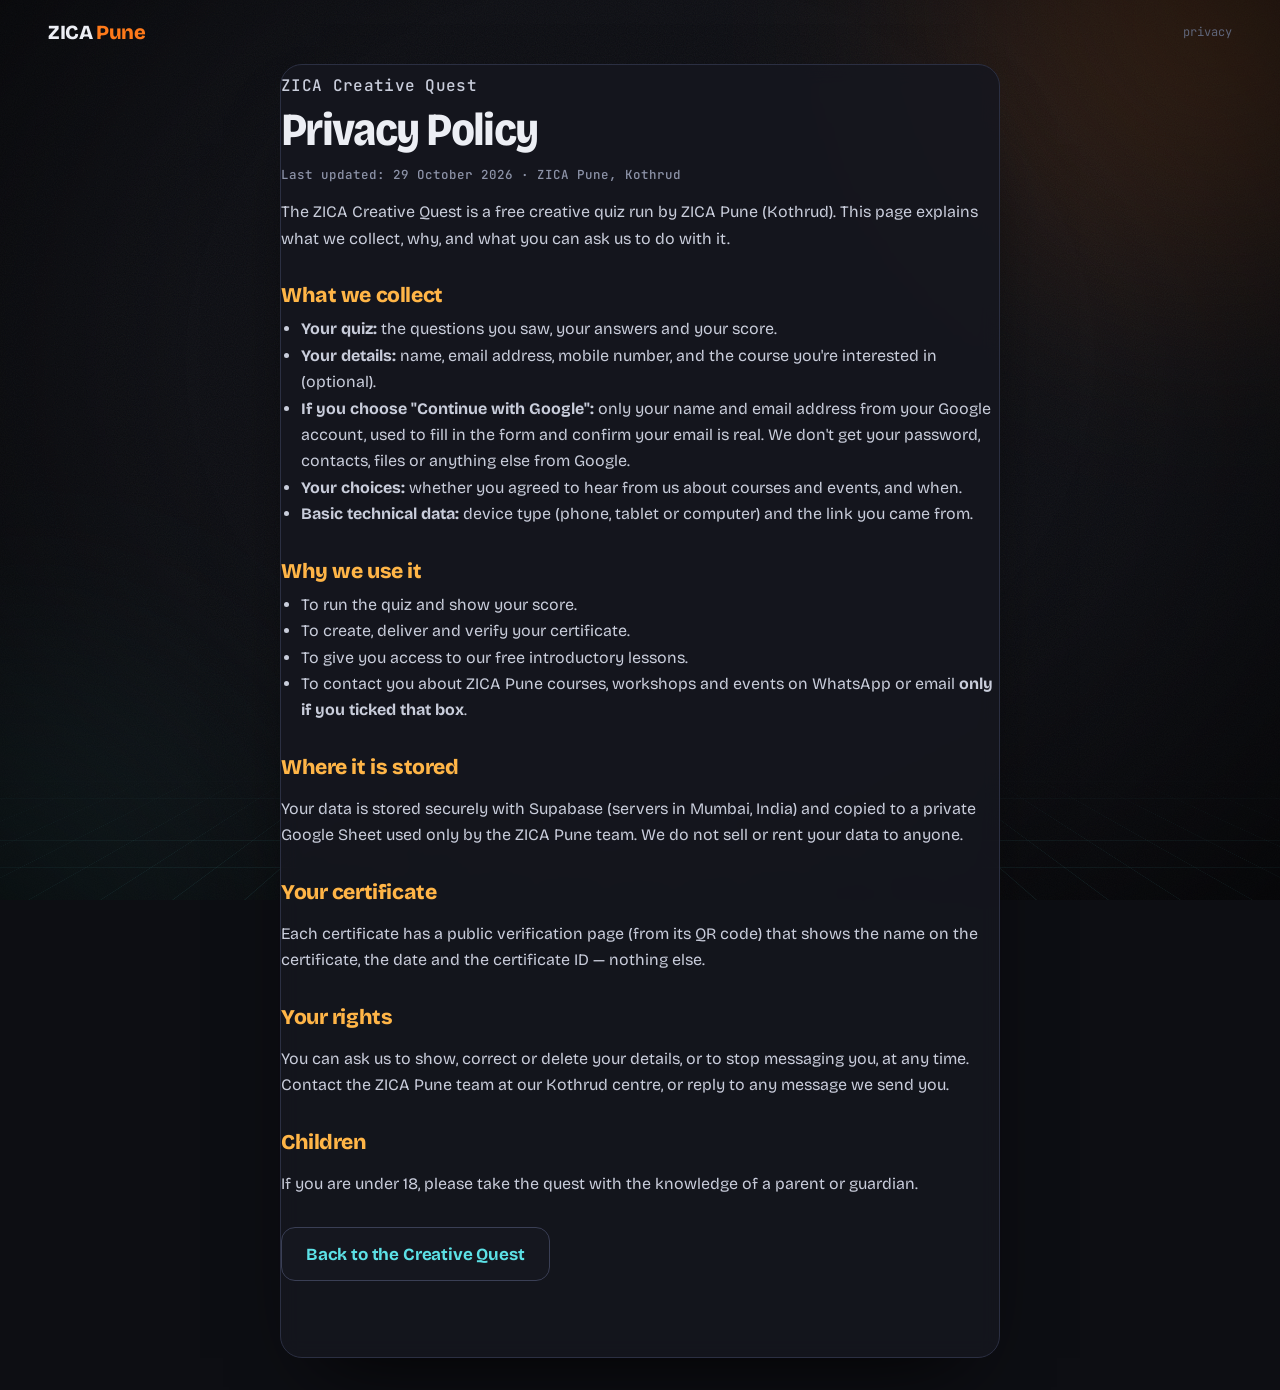
<file: privacy.html>
<!DOCTYPE html>
<html lang="en">
<head>
  <meta charset="utf-8">
  <meta name="viewport" content="width=device-width, initial-scale=1, viewport-fit=cover">
  <meta name="theme-color" content="#0d0e13">
  <title>Privacy Policy · ZICA Creative Quest</title>
  <meta name="description" content="How the ZICA Creative Quest uses your details.">
  <link rel="icon" href="assets/img/favicon.svg" type="image/svg+xml">
  <link rel="stylesheet" href="assets/css/fonts.css">
  <link rel="stylesheet" href="assets/css/app.css">
  <style>
    .legal { max-width: 720px; margin: 0 auto; padding: 8px 0 60px; }
    .legal h1 { margin: 10px 0 6px; }
    .legal h2 { margin: 30px 0 8px; font: 800 21px/1.25 var(--display); letter-spacing: -.02em; color: var(--key); }
    .legal p, .legal li { color: #c9cddb; font-size: 16px; line-height: 1.65; }
    .legal ul { padding-left: 20px; margin: 8px 0; }
    .legal a { color: var(--act); }
    .legal .stamp { font: 500 12.5px/1.4 var(--mono); color: var(--mute); }
  </style>
</head>
<body data-screen="legal">
  <div class="bg" aria-hidden="true">
    <div class="bg__glow bg__glow--amber"></div><div class="bg__glow bg__glow--cyan"></div>
    <div class="bg__floor"></div><div class="bg__grain"></div><div class="bg__vignette"></div>
  </div>
  <header class="topbar">
    <a class="brand" href="./"><span class="brand__word">ZICA <span>Pune</span></span></a>
    <div class="topbar__right"><span class="hud">privacy</span></div>
  </header>
  <main class="app">
    <article class="legal panel" id="privacy">
      <p class="kicker mono">ZICA Creative Quest</p>
      <h1 class="h2">Privacy Policy</h1>
      <p class="stamp">Last updated: 29 October 2026 · ZICA Pune, Kothrud</p>

      <p>The ZICA Creative Quest is a free creative quiz run by ZICA Pune (Kothrud). This page explains what we collect, why, and what you can ask us to do with it.</p>

      <h2>What we collect</h2>
      <ul>
        <li><strong>Your quiz:</strong> the questions you saw, your answers and your score.</li>
        <li><strong>Your details:</strong> name, email address, mobile number, and the course you're interested in (optional).</li>
        <li><strong>If you choose "Continue with Google":</strong> only your name and email address from your Google account, used to fill in the form and confirm your email is real. We don't get your password, contacts, files or anything else from Google.</li>
        <li><strong>Your choices:</strong> whether you agreed to hear from us about courses and events, and when.</li>
        <li><strong>Basic technical data:</strong> device type (phone, tablet or computer) and the link you came from.</li>
      </ul>

      <h2>Why we use it</h2>
      <ul>
        <li>To run the quiz and show your score.</li>
        <li>To create, deliver and verify your certificate.</li>
        <li>To give you access to our free introductory lessons.</li>
        <li>To contact you about ZICA Pune courses, workshops and events on WhatsApp or email <strong>only if you ticked that box</strong>.</li>
      </ul>

      <h2>Where it is stored</h2>
      <p>Your data is stored securely with Supabase (servers in Mumbai, India) and copied to a private Google Sheet used only by the ZICA Pune team. We do not sell or rent your data to anyone.</p>

      <h2>Your certificate</h2>
      <p>Each certificate has a public verification page (from its QR code) that shows the name on the certificate, the date and the certificate ID — nothing else.</p>

      <h2>Your rights</h2>
      <p>You can ask us to show, correct or delete your details, or to stop messaging you, at any time. Contact the ZICA Pune team at our Kothrud centre, or reply to any message we send you.</p>

      <h2>Children</h2>
      <p>If you are under 18, please take the quest with the knowledge of a parent or guardian.</p>

      <p style="margin-top:30px"><a class="btn btn--ghost" href="./">Back to the Creative Quest</a></p>
    </article>
  </main>
</body>
</html>
</file>
<file: assets/css/fonts.css>
/* Self-hosted (same fonts as the ZICA Pune visit deck) — no Google Fonts call, works on slow shared Wi-Fi.
   Bricolage Grotesque + JetBrains Mono: SIL Open Font License (see assets/fonts/). Montserrat is used by the certificate. */
@font-face { font-family: 'Bricolage Grotesque'; font-style: normal; font-display: swap; font-weight: 200 800; font-stretch: 75% 100%;
  src: url(../fonts/bricolage-grotesque-latin-ext-wdth-normal.woff2) format('woff2-variations'), url(../fonts/bricolage-grotesque-latin-ext-wdth-normal.woff2) format('woff2'); unicode-range: U+0100-02BA,U+02BD-02C5,U+02C7-02CC,U+02CE-02D7,U+02DD-02FF,U+0304,U+0308,U+0329,U+1D00-1DBF,U+1E00-1E9F,U+1EF2-1EFF,U+2020,U+20A0-20AB,U+20AD-20C0,U+2113,U+2C60-2C7F,U+A720-A7FF; }
@font-face { font-family: 'Bricolage Grotesque'; font-style: normal; font-display: swap; font-weight: 200 800; font-stretch: 75% 100%;
  src: url(../fonts/bricolage-grotesque-latin-wdth-normal.woff2) format('woff2-variations'), url(../fonts/bricolage-grotesque-latin-wdth-normal.woff2) format('woff2'); unicode-range: U+0000-00FF,U+0131,U+0152-0153,U+02BB-02BC,U+02C6,U+02DA,U+02DC,U+0304,U+0308,U+0329,U+2000-206F,U+20AC,U+2122,U+2191,U+2193,U+2212,U+2215,U+FEFF,U+FFFD; }
@font-face { font-family: 'JetBrains Mono'; font-style: normal; font-display: swap; font-weight: 100 800;
  src: url(../fonts/jetbrains-mono-latin-wght-normal.woff2) format('woff2-variations'), url(../fonts/jetbrains-mono-latin-wght-normal.woff2) format('woff2'); }
@font-face { font-family: 'Montserrat'; font-weight: 400; font-display: swap; src: url(../fonts/Montserrat-Regular.ttf) format('truetype'); }
@font-face { font-family: 'Montserrat'; font-weight: 600; font-display: swap; src: url(../fonts/Montserrat-SemiBold.ttf) format('truetype'); }
@font-face { font-family: 'Montserrat'; font-weight: 700; font-display: swap; src: url(../fonts/Montserrat-Bold.ttf) format('truetype'); }
@font-face { font-family: 'Montserrat'; font-weight: 800; font-display: swap; src: url(../fonts/Montserrat-ExtraBold.ttf) format('truetype'); }
</file>
<file: assets/css/app.css>
/* =====================================================================
   ZICA CREATIVE QUEST — app.css
   "Viewport" theme, matched to the ZICA Pune industrial-visit deck:
   graphite viewport · keyframe amber · selection orange · active cyan,
   Bricolage Grotesque + JetBrains Mono, floor grid, grain, timeline.
   ===================================================================== */
:root {
  --ink: #0d0e13;        /* viewport */
  --ink-2: #15171f;      /* panels */
  --ink-3: #1d2030;      /* raised */
  --line: #2b2f42;
  --line-2: #3a3f55;
  --text: #eceef4;
  --mute: #8d93a8;
  --faint: #5f6579;
  --key: #ffb547;        /* keyframe amber */
  --sel: #ff7a1a;        /* selection orange */
  --act: #5ce1e6;        /* active cyan */
  --no: #ff5c6c;
  --ok: #5ce1e6;

  --display: 'Bricolage Grotesque', system-ui, -apple-system, 'Segoe UI', sans-serif;
  --mono: 'JetBrains Mono', ui-monospace, SFMono-Regular, Menlo, monospace;
  --ease: cubic-bezier(.2, .8, .2, 1);
  --r-sm: 10px; --r-md: 14px; --r-lg: 22px;
  --gutter: 16px;
}

*, *::before, *::after { box-sizing: border-box; }
html { -webkit-text-size-adjust: 100%; overflow-x: hidden; overflow-x: clip; }
html, body { margin: 0; min-height: 100%; }
body {
  background: var(--ink); color: var(--text);
  font: 400 16px/1.5 var(--display);
  -webkit-font-smoothing: antialiased; overflow-x: hidden;
  min-height: 100vh; min-height: 100dvh;
}
button, input, select { font: inherit; color: inherit; }
img { max-width: 100%; display: block; }
[hidden] { display: none !important; }
.sr-only { position: absolute; width: 1px; height: 1px; overflow: hidden; clip: rect(0 0 0 0); white-space: nowrap; }
:focus-visible { outline: 2px solid var(--act); outline-offset: 3px; border-radius: 8px; }
:focus:not(:focus-visible) { outline: none; }
[tabindex="-1"]:focus, [tabindex="-1"]:focus-visible { outline: none; }
.mono { font-family: var(--mono); }

/* ============================ BACKDROP ============================ */
.bg { position: fixed; inset: 0; z-index: 0; overflow: hidden; pointer-events: none; }
.bg__img { position: absolute; inset: 0; background-size: cover; background-position: center; opacity: 0; transition: opacity 1.2s var(--ease); }
.bg__img.is-on { opacity: .22; }
.bg__glow { position: absolute; border-radius: 50%; filter: blur(80px); }
.bg__glow--amber { width: 70vmax; height: 70vmax; right: -30vmax; top: -34vmax; background: radial-gradient(circle, rgba(255,122,26,.22), transparent 62%); animation: drift 38s ease-in-out infinite alternate; }
.bg__glow--cyan { width: 60vmax; height: 60vmax; left: -28vmax; bottom: -30vmax; background: radial-gradient(circle, rgba(92,225,230,.14), transparent 62%); animation: drift 46s ease-in-out infinite alternate-reverse; }
@keyframes drift { to { transform: translate3d(3vmax, 2vmax, 0) scale(1.06); } }
.bg__floor {
  position: absolute; left: -40%; right: -40%; bottom: 0; height: 52vh;
  background-image: linear-gradient(rgba(92,225,230,.17) 1.5px, transparent 1.5px), linear-gradient(90deg, rgba(92,225,230,.17) 1.5px, transparent 1.5px);
  background-size: 72px 72px; background-position: center bottom;
  transform: perspective(600px) rotateX(60deg); transform-origin: 50% 100%;
  -webkit-mask-image: linear-gradient(to top, #000 0%, transparent 90%); mask-image: linear-gradient(to top, #000 0%, transparent 90%);
}
.bg__grain {
  position: absolute; inset: 0; opacity: .06; mix-blend-mode: overlay;
  background-image: url("data:image/svg+xml,%3Csvg xmlns='http://www.w3.org/2000/svg' width='220' height='220'%3E%3Cfilter id='n'%3E%3CfeTurbulence type='fractalNoise' baseFrequency='.9' numOctaves='2' stitchTiles='stitch'/%3E%3C/filter%3E%3Crect width='100%25' height='100%25' filter='url(%23n)'/%3E%3C/svg%3E");
}
.bg__vignette { position: absolute; inset: 0; background: radial-gradient(ellipse at 50% 40%, transparent 50%, rgba(0,0,0,.6) 100%); }
body[data-screen="quiz"] .bg__floor { opacity: .45; }

/* ============================= TOP BAR ============================= */
.topbar { position: relative; z-index: 3; display: flex; align-items: center; justify-content: space-between; gap: 12px;
  padding: max(14px, env(safe-area-inset-top)) var(--gutter) 6px; max-width: 1240px; margin: 0 auto; }
.brand { display: flex; align-items: center; gap: 10px; min-height: 36px; text-decoration: none; color: var(--text); }
.brand__logo { height: 36px; width: auto; max-width: 170px; object-fit: contain; }
.brand__word { font-weight: 800; font-size: 20px; letter-spacing: -.02em; }
.brand__word span { color: var(--sel); }
.topbar__right { display: flex; align-items: center; gap: 10px; }
.hud { font-family: var(--mono); font-size: 12px; color: var(--faint); }
.demo-badge { display: inline-block; padding: 4px 10px; border-radius: 6px; font: 700 12px/1.3 var(--mono); color: var(--ink); background: var(--key); }

/* ============================== LAYOUT ============================== */
.app { position: relative; z-index: 2; max-width: 1240px; margin: 0 auto; padding: 8px var(--gutter) calc(32px + env(safe-area-inset-bottom)); }
.screen { display: none; }
.screen.is-active { display: block; animation: cut .45s var(--ease) both; }
@keyframes cut { from { opacity: 0; transform: translateY(12px); } to { opacity: 1; transform: none; } }
.narrow { max-width: 500px; margin: 0 auto; }
.center { text-align: center; }
.h2 { font: 750 clamp(30px, 8vw, 46px)/1 var(--display); letter-spacing: -.035em; font-variation-settings: 'wdth' 85; margin: 14px 0 10px; }
.lead { font-size: 19px; color: var(--text); margin: 0 0 10px; }
.muted { color: var(--mute); margin: 0 0 22px; font-size: 16.5px; }
.fine { font-size: 13px; color: var(--faint); margin: 14px auto 0; max-width: 44ch; }
.opt { color: var(--faint); font-weight: 400; }
.kicker { display: inline-flex; align-items: center; gap: 8px; margin: 0; font: 500 12.5px/1.3 var(--mono); color: var(--key); letter-spacing: .02em; }
.kicker .rec { width: 8px; height: 8px; border-radius: 50%; background: var(--no); box-shadow: 0 0 0 0 rgba(255,92,108,.6); animation: pulse 1.6s infinite; }
@keyframes pulse { 0%,100% { box-shadow: 0 0 0 0 rgba(255,92,108,.55); } 70% { box-shadow: 0 0 0 9px rgba(255,92,108,0); } }

/* ============================== BUTTONS ============================== */
.btn {
  position: relative; display: inline-flex; align-items: center; justify-content: center; gap: 10px;
  min-height: 54px; padding: 0 24px; border: 0; border-radius: var(--r-md); cursor: pointer;
  font: 700 17px/1 var(--display); letter-spacing: -.01em; text-decoration: none;
  transition: transform .15s var(--ease), box-shadow .25s var(--ease), background .2s, opacity .2s, filter .2s;
  -webkit-tap-highlight-color: transparent; user-select: none;
}
.btn:active { transform: scale(.98); }
.btn--block { width: 100%; }
.btn--xl { min-height: 60px; font-size: 18px; }
.btn--key { color: var(--ink); background: var(--key); box-shadow: 0 10px 30px -12px rgba(255,181,71,.8), inset 0 -3px 0 rgba(0,0,0,.18); }
.btn--key:hover { filter: brightness(1.06); box-shadow: 0 14px 36px -12px rgba(255,181,71,.95), inset 0 -3px 0 rgba(0,0,0,.18); }
.btn--cyan { color: var(--ink); background: var(--act); box-shadow: 0 10px 28px -12px rgba(92,225,230,.8), inset 0 -3px 0 rgba(0,0,0,.18); }
.btn--ghost { color: var(--text); background: var(--ink-2); border: 1px solid var(--line-2); }
.btn--ghost:hover { border-color: var(--mute); }
.btn--link { background: none; min-height: 44px; padding: 0 12px; color: var(--mute); font: 500 15px/1 var(--display); text-decoration: underline; text-underline-offset: 4px; }
.btn--link:hover { color: var(--text); }
.btn.is-dim { opacity: .5; }
.btn.is-busy { pointer-events: none; color: transparent !important; }
.btn.is-busy::after { content: ''; position: absolute; width: 22px; height: 22px; border-radius: 50%; border: 2.5px solid rgba(13,14,19,.25); border-top-color: var(--ink); animation: rot .8s linear infinite; }
.btn--ghost.is-busy::after, .btn--link.is-busy::after { border-color: rgba(255,255,255,.25); border-top-color: #fff; }
@keyframes rot { to { transform: rotate(360deg); } }

/* =========================== 1. WELCOME =========================== */
.welcome { position: relative; display: grid; gap: 0; min-height: calc(100dvh - 90px); align-content: center; }
.welcome__stage { position: relative; height: min(66vw, 420px); margin: -14px -16px -58px; }
.welcome__stage canvas { position: absolute; inset: 0; margin: auto; width: 100%; height: 100%; object-fit: contain; }
.render-label { position: absolute; right: 10px; bottom: 64px; font: 12px/1 var(--mono); color: var(--mute); }
.render-label b { color: var(--act); font-weight: 500; }
.welcome__copy { position: relative; z-index: 1; }
.welcome__title {
  margin: 10px 0 0; font: 800 clamp(66px, 21vw, 168px)/.84 var(--display);
  letter-spacing: -.05em; font-variation-settings: 'wdth' 75; text-wrap: balance;
}
.welcome__tagline { font: 650 clamp(20px, 5.4vw, 30px)/1.15 var(--display); letter-spacing: -.02em; margin: 18px 0 6px; }
.welcome__intro { color: var(--mute); margin: 0 0 20px; max-width: 34ch; font-size: 17px; }
.chips { list-style: none; padding: 0; margin: 0 0 26px; display: flex; flex-wrap: wrap; gap: 8px; }
.chips li { font-size: 14px; padding: 7px 14px; border-radius: 99px; border: 1px solid var(--line-2); color: #c6cadb; background: rgba(21,23,31,.6); }
.welcome__cta { display: grid; gap: 10px; max-width: 420px; }
.welcome__meta { margin: 0; font-size: 12.5px; color: var(--mute); text-align: center; }
.welcome__note { font-size: 13.5px; color: var(--faint); margin: 16px 0 0; max-width: 40ch; }

@media (min-width: 900px) {
  .welcome { grid-template-columns: 1fr 1fr; align-items: center; gap: 20px; min-height: calc(100dvh - 120px); }
  .welcome__stage { order: 2; height: min(48vw, 640px); margin: 0 -40px 0 0; }
  .render-label { bottom: 20px; right: 40px; }
  .welcome__copy { order: 1; }
}

/* ============================= 2. NAME ============================= */
.mascot { display: grid; place-items: center; min-height: 130px; margin-top: 4vh; }
.mascot .avatar { max-height: 230px; }
.mascot.has-avatar { min-height: 0; }
.keyglyph { width: 96px; height: 96px; display: grid; place-items: center; }
.keyglyph i { width: 52px; height: 52px; transform: rotate(45deg); background: var(--key); border-radius: 8px; box-shadow: 0 0 60px rgba(255,181,71,.5); animation: bob 3s ease-in-out infinite alternate; }
@keyframes bob { to { translate: 0 -10px; } }
.name-form { display: grid; gap: 12px; }
.avatar { display: block; width: auto; margin: 0 auto; filter: drop-shadow(0 22px 40px rgba(255,122,26,.25)); animation: rise .7s var(--ease) both; }
@keyframes rise { from { opacity: 0; transform: translateY(16px) scale(.96); } }

/* ============================== INPUTS ============================== */
.input { width: 100%; height: 56px; padding: 0 16px; border-radius: 12px; border: 1px solid var(--line-2); background: var(--ink-2); color: var(--text); font-size: 16px; outline: none; transition: border-color .2s, box-shadow .2s; }
.input::placeholder { color: #5a5f73; }
.input:focus { border-color: var(--sel); box-shadow: 0 0 0 3px rgba(255,122,26,.22); }
.input--center { text-align: center; font-size: 19px; }
.input.is-invalid { border-color: var(--no); box-shadow: 0 0 0 3px rgba(255,92,108,.15); }
.select { appearance: none; -webkit-appearance: none; padding-right: 44px; cursor: pointer;
  background-image: url("data:image/svg+xml,%3Csvg xmlns='http://www.w3.org/2000/svg' width='14' height='14' viewBox='0 0 24 24' fill='none' stroke='%238d93a8' stroke-width='2.5' stroke-linecap='round'%3E%3Cpath d='M6 9l6 6 6-6'/%3E%3C/svg%3E");
  background-repeat: no-repeat; background-position: right 16px center; }
.select option { background: var(--ink-2); color: var(--text); }

/* =============================== 3. QUIZ =============================== */
.quiz { max-width: 1120px; margin: 0 auto; padding-bottom: 12px; }
.q-head { margin: 0 auto 16px; }
.q-head__row { display: flex; align-items: flex-end; justify-content: space-between; gap: 12px; margin-bottom: 12px; }
.q-count { margin: 0; display: flex; align-items: baseline; gap: 6px; }
.q-count__n { font: 800 40px/.9 var(--display); letter-spacing: -.05em; font-variation-settings: 'wdth' 75; color: var(--text); }
.q-count__of { font: 500 15px/1 var(--mono); color: var(--mute); }
.chip { display: inline-flex; align-items: center; padding: 6px 12px; border-radius: 99px; font: 500 12px/1.2 var(--mono); color: var(--act); background: rgba(92,225,230,.08); border: 1px solid rgba(92,225,230,.3); white-space: nowrap; }
.chip:empty { display: none; }

/* Timeline progress — frames = questions, diamonds = keyframes */
.tl { position: relative; height: 44px; margin: 0 6px; }
.tl__track { position: absolute; left: 0; right: 0; top: 26px; height: 2px; background: var(--line); }
.tl__fill { position: absolute; left: 0; top: 26px; height: 2px; width: 0; background: var(--key); transition: width .5s var(--ease); }
.tl__keys { position: absolute; inset: 0; }
.tl__key { position: absolute; top: 22px; width: 10px; height: 10px; margin-left: -5px; transform: rotate(45deg); background: var(--ink); border: 2px solid #4a4f66; transition: background .3s, border-color .3s, transform .3s; }
.tl__key.is-done { background: var(--key); border-color: var(--key); }
.tl__key.is-right { background: var(--act); border-color: var(--act); }
.tl__key.is-now { border-color: var(--key); transform: rotate(45deg) scale(1.25); }
.tl__head { position: absolute; top: 8px; width: 2px; height: 36px; margin-left: -1px; background: var(--act); transition: left .5s var(--ease); left: 0; }
.tl__head::before { content: attr(data-f); position: absolute; top: -10px; left: 50%; transform: translateX(-50%); font: 600 10.5px/1 var(--mono); color: var(--ink); background: var(--act); padding: 3px 6px; border-radius: 4px; white-space: nowrap; }
.q-cheer { margin: 8px 0 0; color: var(--mute); font-size: 15px; min-height: 1.5em; }
.q-cheer strong { color: var(--text); font-weight: 650; }

.q-loading { display: grid; place-items: center; gap: 14px; padding: 12vh 0; color: var(--mute); }
.spinner { width: 34px; height: 34px; transform: rotate(45deg); border: 3px solid var(--line); border-top-color: var(--key); border-radius: 4px; animation: rot 1s linear infinite; }

.q-layout { display: grid; gap: 18px; max-width: 700px; margin: 0 auto; }
.q-layout.no-visual .q-visual { display: none; }
.q-visual { position: relative; margin: 0; aspect-ratio: 5 / 3; border-radius: 16px; overflow: hidden; background: var(--ink-2); border: 1px solid var(--line); box-shadow: 0 30px 60px -34px rgba(0,0,0,.9); }
.q-visual svg, .q-visual img, .q-visual video { width: 100%; height: 100%; display: block; }
.q-visual img, .q-visual video { object-fit: contain; background: var(--ink); }
.q-visual__hint { position: absolute; right: 10px; bottom: 10px; padding: 4px 9px; border-radius: 6px; font: 500 11px/1.3 var(--mono); background: rgba(13,14,19,.8); border: 1px solid var(--line); color: var(--key); }
.q-main { display: flex; flex-direction: column; }
.q-kicker { margin: 0 0 6px; font-size: 12px; color: var(--key); min-height: 1em; }
.q-kicker:empty { display: none; }
.q-text { margin: 0 0 16px; font: 700 clamp(21px, 5.6vw, 30px)/1.18 var(--display); letter-spacing: -.02em; outline: none; text-wrap: pretty; }

.opts { display: grid; gap: 10px; }
.opts--grid { grid-template-columns: 1fr 1fr; }
.opt-card {
  display: flex; align-items: center; gap: 14px; width: 100%; min-height: 62px; padding: 12px 14px; text-align: left;
  background: var(--ink-2); border: 1.5px solid var(--line); border-radius: var(--r-md); cursor: pointer;
  font: 550 16.5px/1.3 var(--display); color: var(--text);
  transition: border-color .15s, background .15s, box-shadow .2s, opacity .3s, transform .12s; -webkit-tap-highlight-color: transparent;
}
.opts--grid .opt-card { flex-direction: column; align-items: flex-start; justify-content: space-between; min-height: 92px; gap: 10px; }
.opt-card:hover { border-color: var(--line-2); background: var(--ink-3); }
.opt-card:active { transform: scale(.985); }
.opt-card__key { flex: none; display: grid; place-items: center; width: 30px; height: 30px; border-radius: 8px; font: 700 13px/1 var(--mono); color: var(--mute); background: var(--ink-3); border: 1px solid var(--line-2); transition: all .15s; }
.opt-card[aria-checked="true"] { border-color: var(--sel); background: rgba(255,122,26,.09); box-shadow: 0 0 0 3px rgba(255,122,26,.18); }
.opt-card[aria-checked="true"] .opt-card__key { background: var(--sel); color: var(--ink); border-color: transparent; }
.opts.is-locked .opt-card { cursor: default; }
.opts.is-locked .opt-card:not(.is-correct):not(.is-chosen) { opacity: .4; }
.opt-card.is-correct { border-color: var(--act) !important; background: rgba(92,225,230,.09) !important; box-shadow: 0 0 0 3px rgba(92,225,230,.16) !important; }
.opt-card.is-correct .opt-card__key { background: var(--act) !important; color: var(--ink) !important; }
.opt-card.is-chosen:not(.is-correct) { border-color: rgba(255,92,108,.7) !important; background: rgba(255,92,108,.06) !important; box-shadow: none !important; }
.opt-card.is-chosen:not(.is-correct) .opt-card__key { background: var(--no) !important; color: var(--ink) !important; }
.q-nudge { margin: 12px 0 0; min-height: 1.3em; color: var(--key); font-size: 15px; text-align: center; }
.q-actions { position: sticky; bottom: calc(10px + env(safe-area-inset-bottom)); margin-top: 6px; padding-top: 6px; z-index: 4; }
.shake { animation: shake .4s; }
@keyframes shake { 20%, 60% { transform: translateX(-6px); } 40%, 80% { transform: translateX(6px); } }

@media (min-width: 900px) {
  .q-layout { grid-template-columns: 1.1fr 1fr; max-width: 1120px; gap: 36px; align-items: start; }
  .q-layout.no-visual { grid-template-columns: 1fr; max-width: 700px; }
  .q-visual { position: sticky; top: 20px; }
  .q-actions { position: static; }
  .q-count__n { font-size: 52px; }
}
@media (min-width: 640px) and (max-width: 899px) { .q-layout { max-width: 640px; } }

/* ======================= 4. FEEDBACK SHEET ======================= */
.scrim { position: fixed; inset: 0; z-index: 20; background: rgba(5,6,9,.55); opacity: 0; pointer-events: none; transition: opacity .3s; }
.scrim.is-open { opacity: 1; pointer-events: auto; }
.sheet {
  position: fixed; z-index: 21; left: 50%; bottom: 0; width: min(560px, 100%);
  padding: 20px 20px calc(20px + env(safe-area-inset-bottom)); border-radius: 22px 22px 0 0;
  background: var(--ink-2); border: 1px solid var(--line-2); border-bottom: 0; box-shadow: 0 -30px 60px -20px rgba(0,0,0,.8);
  transform: translate(-50%, 110%); transition: transform .45s var(--ease); visibility: hidden;
  display: grid; grid-template-columns: auto 1fr; gap: 4px 16px;
}
.sheet::before { content: ''; position: absolute; left: 20px; right: 20px; top: 0; height: 3px; border-radius: 0 0 3px 3px; background: var(--key); }
.sheet--right::before { background: var(--act); }
.sheet.is-open { transform: translate(-50%, 0); visibility: visible; }
.sheet__icon { width: 52px; height: 52px; border-radius: 14px; display: grid; place-items: center; }
.sheet__icon svg { width: 28px; height: 28px; fill: none; stroke-width: 2.6; stroke-linecap: round; stroke-linejoin: round; }
.sheet--right .sheet__icon { background: rgba(92,225,230,.12); } .sheet--right .sheet__icon svg { stroke: var(--act); }
.sheet--learn .sheet__icon { background: rgba(255,181,71,.12); } .sheet--learn .sheet__icon svg { stroke: var(--key); stroke-width: 2; }
.sheet__tag { margin: 2px 0 0; font-size: 11.5px; color: var(--mute); }
.sheet__title { margin: 2px 0 4px; font: 800 28px/1 var(--display); letter-spacing: -.035em; font-variation-settings: 'wdth' 85; outline: none; }
.sheet--right .sheet__title { color: var(--act); } .sheet--learn .sheet__title { color: var(--key); }
.sheet__answer { margin: 0 0 6px; font-weight: 650; }
.sheet__answer:empty { display: none; }
.sheet__text { margin: 0; color: #c9cddb; font-size: 15.5px; line-height: 1.5; }
.sheet .btn { grid-column: 1 / -1; margin-top: 14px; }
@media (min-width: 640px) {
  .sheet { bottom: 24px; border-radius: 22px; border-bottom: 1px solid var(--line-2); transform: translate(-50%, 130%); }
  .sheet.is-open { transform: translate(-50%, 0); }
}

/* ============================ 5. RESULT ============================ */
.result { display: grid; gap: 0; max-width: 1120px; margin: 0 auto; }
.result__stage { position: relative; height: min(70vw, 340px); margin: -10px -16px -26px; }
.result__stage canvas { position: absolute; inset: 0; margin: auto; width: 100%; height: 100%; object-fit: contain; }
.result__stage .render-label { bottom: 28px; }
.result__copy { position: relative; z-index: 1; max-width: 560px; margin: 0 auto; width: 100%; text-align: center; }
.result__copy .h2 { margin-top: 8px; }
.score { display: flex; justify-content: center; align-items: baseline; gap: 4px; margin: 6px 0 10px; }
.score__num { font: 800 clamp(96px, 30vw, 150px)/.8 var(--display); letter-spacing: -.06em; font-variation-settings: 'wdth' 72; color: var(--key); }
.score__of { font: 700 34px/1 var(--display); color: var(--mute); letter-spacing: -.03em; }
.keystrip { display: flex; justify-content: center; flex-wrap: wrap; gap: 7px; margin: 8px auto 12px; max-width: 420px; }
.keystrip i { width: 11px; height: 11px; transform: rotate(45deg); border: 2px solid #4a4f66; background: var(--ink); opacity: 0; animation: keyIn .3s var(--ease) forwards; animation-delay: calc(var(--i) * 45ms + 300ms); }
.keystrip i.is-right { background: var(--act); border-color: var(--act); }
@keyframes keyIn { from { opacity: 0; transform: rotate(45deg) scale(.2); } to { opacity: 1; transform: rotate(45deg) scale(1); } }
.score__correct { margin: 0 0 6px; font-weight: 650; }
.result__msg { color: #c9cddb; margin: 0 auto 22px; max-width: 40ch; }
.result__actions { display: grid; gap: 12px; }
.recap { margin: 24px 0 0; text-align: left; border: 1px solid var(--line); border-radius: var(--r-md); background: var(--ink-2); }
.recap summary { cursor: pointer; padding: 14px 18px; font: 700 15px/1.3 var(--display); list-style: none; display: flex; justify-content: space-between; align-items: center; }
.recap summary::-webkit-details-marker { display: none; }
.recap summary::after { content: '+'; font: 500 20px/1 var(--mono); color: var(--mute); }
.recap[open] summary::after { content: '–'; }
.recap__list { list-style: none; margin: 0; padding: 0 18px 16px; display: grid; grid-template-columns: 1fr 1fr; gap: 8px 14px; }
.recap__list li { display: flex; align-items: center; gap: 9px; font-size: 14px; color: #c9cddb; }
.recap__dot { flex: none; width: 9px; height: 9px; transform: rotate(45deg); border: 1.5px solid var(--faint); }
.recap__dot.is-ok { background: var(--act); border-color: var(--act); }
@media (min-width: 900px) {
  .result { grid-template-columns: 1fr 1fr; align-items: center; min-height: calc(100dvh - 140px); }
  .result__stage { height: min(46vw, 560px); margin: 0; }
  .result__copy { text-align: left; margin: 0; }
  .score, .keystrip { justify-content: flex-start; }
  .keystrip { margin-left: 0; }
  .result__msg { margin-left: 0; }
}

/* ============================ 6. CONTACT ============================ */
.contact { max-width: 1040px; margin: 0 auto; display: grid; gap: 16px; align-items: center; }
.contact__art:empty { display: none; }
.contact__art .avatar { max-height: 200px; }
.panel { width: 100%; max-width: 560px; margin: 0 auto; padding: 22px 18px; border-radius: var(--r-lg); background: rgba(21,23,31,.86); border: 1px solid var(--line); backdrop-filter: blur(10px); -webkit-backdrop-filter: blur(10px); box-shadow: 0 40px 80px -40px rgba(0,0,0,.9); }
.panel .h2 { margin-top: 8px; }
.panel .muted { margin-bottom: 18px; }
.form { display: grid; gap: 14px; }
.field label { display: block; margin: 0 0 7px; font: 600 14.5px/1.3 var(--display); color: #dfe2ec; }
.field__err { margin: 6px 0 0; font-size: 14px; color: #ff8a96; }
.field__err:empty { display: none; }
.phone { display: grid; grid-template-columns: 92px 1fr; gap: 8px; }
.phone__cc { position: relative; display: block; margin: 0 !important; }
.phone__cc span { position: absolute; left: 14px; top: 50%; transform: translateY(-50%); color: var(--mute); font-size: 16px; pointer-events: none; }
.phone__cc .input { padding-left: 28px; }
.hp { position: absolute !important; left: -9999px; width: 1px; height: 1px; overflow: hidden; }
.checks { display: grid; gap: 12px; margin-top: 2px; }
.check { position: relative; display: flex; gap: 12px; align-items: flex-start; cursor: pointer; font-size: 15px; line-height: 1.45; color: #dfe2ec; }
.check input { position: absolute; opacity: 0; width: 22px; height: 22px; margin: 0; }
.check__box { flex: none; width: 22px; height: 22px; margin-top: 1px; border-radius: 6px; border: 1.5px solid var(--line-2); background: var(--ink); display: grid; place-items: center; transition: background .2s, border-color .2s; }
.check__box::after { content: ''; width: 10px; height: 5px; border-left: 2.5px solid var(--ink); border-bottom: 2.5px solid var(--ink); transform: rotate(-45deg) translate(1px, -1px) scale(0); transition: transform .2s var(--ease); }
.check input:checked + .check__box { background: var(--sel); border-color: var(--sel); }
.check input:checked + .check__box::after { transform: rotate(-45deg) translate(1px, -1px) scale(1); }
.check input:focus-visible + .check__box { outline: 2px solid var(--act); outline-offset: 3px; }
.notice { margin: 2px 0 4px; font-size: 13px; line-height: 1.55; color: var(--mute); }
.notice a { color: var(--act); }
.form .btn--link { justify-self: center; }

/* Sign-in choice */
.signin { display: grid; gap: 12px; }
.signin .btn--link { justify-self: center; }
.btn--google { color: #1f1f1f; background: #fff; border: 1px solid #dadce0; box-shadow: 0 10px 30px -14px rgba(255,255,255,.35); font-weight: 700; }
.btn--google:hover { background: #f8f9fb; }
.btn--google.is-busy::after { border-color: rgba(0,0,0,.15); border-top-color: #1f1f1f; }
.btn--google.is-busy > * { opacity: 0; }
.g-logo { width: 22px; height: 22px; flex: none; }
.signin__why { margin: -2px 0 0; text-align: center; font-size: 13.5px; color: var(--mute); }
.or { display: flex; align-items: center; gap: 12px; color: var(--faint); font: 500 12px/1 var(--mono); text-transform: uppercase; letter-spacing: .12em; }
.or::before, .or::after { content: ''; flex: 1; height: 1px; background: var(--line); }
.gbadge { display: flex; gap: 12px; align-items: center; padding: 12px 14px; border-radius: var(--r-md); background: rgba(92,225,230,.07); border: 1px solid rgba(92,225,230,.35); font-size: 14px; line-height: 1.4; color: #dfe2ec; overflow-wrap: anywhere; }
.gbadge .g-logo { width: 26px; height: 26px; padding: 4px; border-radius: 50%; background: #fff; box-sizing: content-box; }
.gbadge strong { color: var(--act); }
.lockbadge { display: inline-flex; align-items: center; gap: 5px; margin-left: 6px; padding: 2px 8px; border-radius: 99px; font: 600 11.5px/1.4 var(--mono); color: var(--ink); background: var(--act); vertical-align: 1px; }
.lockbadge svg { width: 12px; height: 12px; fill: none; stroke: currentColor; stroke-width: 2.4; }
.input[readonly] { color: #b9bfd1; background: rgba(92,225,230,.05); border-color: rgba(92,225,230,.35); cursor: not-allowed; }
.input[readonly]:focus { box-shadow: none; }
/* +91 phone field */
.phone.phone--in { position: relative; display: block; }
.phone--in .phone__prefix { position: absolute; left: 0; top: 0; bottom: 0; width: 62px; display: grid; place-items: center; border-right: 1px solid var(--line-2); color: #dfe2ec; font: 600 16px/1 var(--mono); pointer-events: none; }
.phone--in .input { padding-left: 76px; padding-right: 46px; font: 600 17px/1 var(--mono); letter-spacing: .04em; }
.phone--in .phone__ok { position: absolute; right: 14px; top: 50%; width: 22px; height: 22px; margin-top: -11px; border-radius: 50%; background: var(--act); display: grid; place-items: center; transform: scale(0); transition: transform .25s var(--ease); }
.phone--in .phone__ok svg { width: 14px; height: 14px; fill: none; stroke: var(--ink); stroke-width: 3; stroke-linecap: round; stroke-linejoin: round; }
.phone--in.is-valid .phone__ok { transform: scale(1); }
.phone--in.is-valid .input:not(:focus) { border-color: rgba(92,225,230,.55); }
.detail.is-locked .detail__edit { display: none; }
@media (min-width: 900px) {
  .contact.has-art { grid-template-columns: 1fr 560px; gap: 40px; }
  .contact__art .avatar { max-height: 440px; }
  .panel { padding: 30px 30px 24px; }
}

/* ============================== 7. DONE ============================== */
.done-wrap { display: grid; gap: 22px; max-width: 640px; margin: 0 auto; }
.done { padding-top: 4vh; }
.done__seal { width: 120px; height: 120px; margin: 0 auto; filter: drop-shadow(0 0 30px rgba(255,181,71,.35)); }
.done__seal svg { width: 100%; height: 100%; fill: none; stroke-linecap: round; stroke-linejoin: round; }
.done__ring { stroke: var(--key); stroke-width: 4; stroke-dasharray: 300; stroke-dashoffset: 300; }
.done__tick { stroke: var(--key); stroke-width: 7; stroke-dasharray: 70; stroke-dashoffset: 70; }
.screen.is-active .done__ring { animation: draw .9s var(--ease) .15s forwards; }
.screen.is-active .done__tick { animation: draw .5s var(--ease) .85s forwards; }
@keyframes draw { to { stroke-dashoffset: 0; } }
.done .btn { margin-top: 12px; }
.cert-offer { position: relative; display: grid; gap: 6px; align-items: center; overflow: hidden; padding: 22px 20px; border-radius: var(--r-lg);
  border: 1px solid rgba(255,181,71,.4); background: linear-gradient(180deg, rgba(255,181,71,.09), var(--ink-2) 60%); box-shadow: 0 30px 60px -30px rgba(0,0,0,.85); }
.cert-offer__art:empty { display: none; }
.cert-offer__art .avatar { max-height: 170px; }
.cert-offer__title { margin: 6px 0 6px; font: 800 30px/1 var(--display); letter-spacing: -.035em; font-variation-settings: 'wdth' 85; color: var(--key); }
.cert-offer p { margin: 0 0 16px; color: #c9cddb; font-size: 15.5px; }
.cert-offer .kicker { margin: 0; }
@media (min-width: 640px) { .cert-offer:has(.cert-offer__art .avatar) { grid-template-columns: 170px 1fr; gap: 22px; } }

/* =================== Certificate preview (mirrors the PDF) =================== */
.cert {
  --u: 0.5px; position: relative; width: 100%; aspect-ratio: 842 / 595; overflow: hidden; border-radius: 8px;
  background: #faf8f3; color: #0d0e13; font-family: 'Montserrat', sans-serif; line-height: 1;
  box-shadow: 0 40px 80px -30px rgba(0,0,0,.9), 0 0 0 1px rgba(255,255,255,.06); user-select: none;
}
.cert > div, .cert > img { position: absolute; }
.cert__bg, .cert__bgimg { inset: 0; width: 100%; height: 100%; }
.cert__bgimg { object-fit: cover; }
.cert__bg i { position: absolute; display: block; }
.cert__bg .b1 { left: 0; right: 0; top: 0; height: calc(var(--u) * 9); background: linear-gradient(90deg, #5ce1e6 0 34%, #ff7a1a 34% 72%, #ffb547 72%); }
.cert__bg .b4 { left: calc(var(--u) * 220); right: calc(var(--u) * 220); bottom: calc(var(--u) * 40); height: calc(var(--u) * .8); background: #d9dce6; }
.cert__bg .kf { bottom: calc(var(--u) * 37); width: calc(var(--u) * 6); height: calc(var(--u) * 6); background: #ffb547; transform: rotate(45deg); }
.cert__bg .frame1 { left: calc(var(--u) * 24); right: calc(var(--u) * 24); top: calc(var(--u) * 33); bottom: calc(var(--u) * 24); border: calc(var(--u) * 1.3) solid #0d0e13; }
.cert__bg .frame2 { left: calc(var(--u) * 31); right: calc(var(--u) * 31); top: calc(var(--u) * 40); bottom: calc(var(--u) * 31); border: calc(var(--u) * .6) solid #e0a458; }
.cert__bg .ring1, .cert__bg .ring2 { border-radius: 50%; border: calc(var(--u) * 1) solid; opacity: .55; }
.cert__bg .ring1 { width: calc(var(--u) * 88); height: calc(var(--u) * 88); right: calc(var(--u) * 52); top: calc(var(--u) * 60); border-color: #5ce1e6; }
.cert__bg .ring2 { width: calc(var(--u) * 56); height: calc(var(--u) * 56); right: calc(var(--u) * 68); top: calc(var(--u) * 76); border-color: #ff7a1a; }
.cert__logo { left: calc(var(--u) * 58); top: calc(var(--u) * 50); height: calc(var(--u) * 72); display: flex; align-items: center; }
.cert__logo img { height: 100%; max-width: calc(var(--u) * 230); object-fit: contain; object-position: left center; }
.cert__logo2 { right: calc(var(--u) * 58); top: calc(var(--u) * 50); height: calc(var(--u) * 56); }
.cert__logo2 img { height: 100%; max-width: calc(var(--u) * 150); object-fit: contain; object-position: right center; display: block; }
.cert.has-logo2 .cert__bg .ring1, .cert.has-logo2 .cert__bg .ring2 { display: none; }
.cert__inst { font-weight: 700; color: #0d0e13; white-space: nowrap; }
.cert__title, .cert__presented, .cert__name, .cert__signame, .cert__sigtitle, .cert__score { left: 0; right: 0; text-align: center; white-space: nowrap; }
.cert__title { font-weight: 800; letter-spacing: calc(var(--u) * 1.2); text-transform: uppercase; color: #0d0e13; }
.cert__presented { font-weight: 600; color: #4a4f66; }
.cert__name { font-weight: 800; color: #b85c00; }
.cert__name span { display: inline-block; }
.cert__rule { left: calc(50% - var(--u) * 230); width: calc(var(--u) * 460); bottom: calc(var(--u) * 314); height: calc(var(--u) * 1.2); background: #b85c00; opacity: .8; }
.cert__body { left: calc(50% - var(--u) * 280); width: calc(var(--u) * 560); text-align: center; color: #4a4f66; line-height: 1.44; }
.cert__score { color: #0e8c92; font-weight: 600; }
.cert__meta { inset: 0; }
.cert__meta > div { position: absolute; white-space: nowrap; }
.cert__label { font-weight: 600; color: #4a4f66; letter-spacing: .02em; }
.cert__val { font-weight: 700; color: #0d0e13; }
.cert__sig { left: calc(50% - var(--u) * 105); width: calc(var(--u) * 210); height: calc(var(--u) * 62); bottom: calc(var(--u) * 100); object-fit: contain; z-index: 1; }
.cert__sigline { left: calc(50% - var(--u) * 95); width: calc(var(--u) * 190); bottom: calc(var(--u) * 96); height: calc(var(--u) * .8); background: #4a4f66; }
.cert__signame { font-weight: 700; color: #0d0e13; }
.cert__sigtitle { font-weight: 400; color: #4a4f66; }
.cert__qr { right: calc(var(--u) * 70); bottom: calc(var(--u) * 56); width: calc(var(--u) * 66); height: calc(var(--u) * 66); outline: calc(var(--u) * 4) solid #fff; }
.cert__qr svg { width: 100%; height: 100%; display: block; }
.cert__scan { right: calc(var(--u) * 70); width: calc(var(--u) * 66); bottom: calc(var(--u) * 42); text-align: center; color: #4a4f66; font-weight: 600; white-space: nowrap; }
.cert--dark { background: #0d0e13; }
.cert--dark .cert__title, .cert--dark .cert__val, .cert--dark .cert__signame, .cert--dark .cert__inst { color: #eceef4; }
.cert--dark .cert__presented, .cert--dark .cert__body, .cert--dark .cert__label, .cert--dark .cert__sigtitle, .cert--dark .cert__scan { color: #a9aec2; }
.cert--dark .cert__name { color: #ffb547; }
.cert--dark .cert__rule { background: #ffb547; }
.cert--dark .cert__bg .frame1 { border-color: #ffb547; }
.cert--dark .cert__bg .frame2 { border-color: #2b2f42; }

/* ========================= 8. CONFIRM DETAILS ========================= */
.confirm { display: grid; gap: 20px; max-width: 1140px; margin: 0 auto; align-items: start; }
.confirm__preview { max-width: 660px; width: 100%; margin: 0 auto; }
.confirm__preview .fine { margin-top: 10px; max-width: none; }
.confirm__panel .h2 { margin-top: 0; }
.details { display: grid; gap: 10px; margin: 4px 0 18px; }
.detail { border: 1px solid var(--line); border-radius: var(--r-md); background: var(--ink); padding: 12px 12px 12px 14px; transition: border-color .2s, background .2s; }
.detail.is-editing { border-color: var(--sel); background: rgba(255,122,26,.05); }
.detail.has-error { border-color: rgba(255,92,108,.7); }
.detail__view { display: flex; align-items: center; gap: 12px; }
.detail__icon { flex: none; width: 36px; height: 36px; border-radius: 10px; display: grid; place-items: center; background: var(--ink-3); }
.detail__icon svg { width: 19px; height: 19px; fill: none; stroke: var(--act); stroke-width: 1.8; stroke-linecap: round; stroke-linejoin: round; }
.detail__text { flex: 1; min-width: 0; display: flex; flex-direction: column; gap: 2px; }
.detail__label { font: 500 12px/1.3 var(--mono); color: var(--mute); display: flex; align-items: center; gap: 8px; }
.detail__value { font: 600 16.5px/1.35 var(--display); color: var(--text); overflow-wrap: break-word; min-width: 0; }
.detail[data-field="name"] .detail__value { font: 800 21px/1.2 var(--display); letter-spacing: -.02em; color: var(--key); }
.detail__edit { flex: none; width: 44px; height: 44px; border-radius: 12px; border: 1px solid var(--line-2); background: var(--ink-2); cursor: pointer; display: grid; place-items: center; transition: background .2s, border-color .2s; }
.detail__edit:hover, .detail.is-editing .detail__edit { border-color: var(--sel); background: rgba(255,122,26,.12); }
.detail__edit svg { width: 19px; height: 19px; fill: none; stroke: var(--text); stroke-width: 1.8; stroke-linecap: round; stroke-linejoin: round; }
.detail__edit .ic-ok, .detail.is-editing .detail__edit .ic-pen { display: none; }
.detail.is-editing .detail__edit .ic-ok { display: block; stroke: var(--act); stroke-width: 2.4; }
.detail__editor { margin-top: 10px; }
.detail__editor .input { height: 50px; }
.detail__hint { margin: 6px 0 0; font-size: 12.5px; color: var(--mute); }
.detail .field__err { margin: 8px 0 0; }
.badge:empty { display: none; }
.badge { padding: 2px 7px; border-radius: 5px; font: 600 10.5px/1.4 var(--mono); color: var(--ink); background: var(--act); }
.confirm__check { margin: 4px 0 10px; }
.confirm__panel .btn--link { display: block; margin: 6px auto 0; }
@media (min-width: 1000px) {
  .confirm { grid-template-columns: minmax(0, 1.25fr) minmax(380px, 1fr); gap: 36px; }
  .confirm__preview { position: sticky; top: 24px; max-width: none; }
}

/* =============================== 9. OTP =============================== */
.otp { padding-top: 3vh; }
.otp__icon { width: 72px; height: 72px; margin: 0 auto; border-radius: 18px; display: grid; place-items: center; background: var(--ink-2); border: 1px solid var(--line-2); box-shadow: 0 0 40px rgba(92,225,230,.2); }
.otp__icon svg { width: 34px; height: 34px; fill: none; stroke: var(--act); stroke-width: 1.6; stroke-linejoin: round; }
.otp__input { display: block; width: 100%; max-width: 340px; margin: 6px auto 10px; height: 72px; text-align: center;
  font: 700 34px/1 var(--mono); letter-spacing: .42em; padding-left: .42em; color: var(--key);
  border-radius: 16px; border: 1.5px solid var(--line-2); background: var(--ink-2); outline: none; }
.otp__input::placeholder { color: #3a3f55; }
.otp__input:focus { border-color: var(--sel); box-shadow: 0 0 0 3px rgba(255,122,26,.22); }
.otp form .btn { max-width: 340px; margin: 6px auto 0; }
.otp__links { display: flex; justify-content: center; flex-wrap: wrap; gap: 4px 10px; margin-top: 10px; }
.otp__links .btn--link:disabled { opacity: .55; cursor: default; text-decoration: none; }
.testcode { margin: 0 auto 14px; max-width: 400px; padding: 10px 14px; border-radius: 10px; font-size: 14px; color: var(--ink); background: var(--key); }
.testcode__code { font: 700 18px/1 var(--mono); letter-spacing: .12em; margin-left: 4px; }
.field__err.center { text-align: center; }

/* ========================== 10. CERTIFICATE ========================== */
.certdone { max-width: 1140px; margin: 0 auto; }
.certdone__head { position: relative; }
.certdone__head .h2 { margin-top: 8px; }
.certdone__grid { display: grid; gap: 20px; align-items: center; }
.certdone__preview { width: 100%; max-width: 740px; margin: 0 auto; }
.certdone__actions { display: grid; gap: 12px; max-width: 440px; width: 100%; margin: 0 auto; }
.certdone__actions .notice { text-align: center; margin-top: 4px; }
@media (min-width: 1000px) {
  .certdone__grid { grid-template-columns: minmax(0, 1.6fr) minmax(320px, 1fr); gap: 36px; }
  .certdone__actions { max-width: none; }
}

/* ======================= certificate.html (verify) ======================= */
.verify { max-width: 1000px; margin: 0 auto; display: grid; gap: 22px; }
.verify__status { display: inline-flex; align-items: center; gap: 10px; padding: 7px 13px; border-radius: 8px; font: 700 13.5px/1.2 var(--mono); }
.verify__status svg { width: 17px; height: 17px; fill: none; stroke: currentColor; stroke-width: 2.6; stroke-linecap: round; stroke-linejoin: round; }
.verify__status--ok { color: var(--ink); background: var(--act); }
.verify__status--test { color: var(--ink); background: var(--key); }
.verify__status--bad { color: #fff; background: var(--no); }
.verify__facts { display: grid; grid-template-columns: repeat(auto-fit, minmax(170px, 1fr)); gap: 10px; }
.fact { padding: 12px 14px; border-radius: 12px; background: var(--ink-2); border: 1px solid var(--line); }
.fact span { display: block; font: 500 11.5px/1.3 var(--mono); color: var(--mute); }
.fact strong { display: block; margin-top: 4px; font: 700 17px/1.3 var(--display); overflow-wrap: anywhere; }

/* =============================== TOAST =============================== */
.toast { position: fixed; z-index: 40; left: 50%; top: calc(14px + env(safe-area-inset-top)); max-width: min(92vw, 460px);
  padding: 12px 18px; border-radius: 12px; background: var(--ink-3); border: 1px solid var(--line-2); color: var(--text); font-size: 15px;
  box-shadow: 0 20px 40px -10px rgba(0,0,0,.6); transform: translate(-50%, calc(-100% - 40px)); transition: transform .4s var(--ease), visibility 0s .4s; pointer-events: none; visibility: hidden; }
.toast.is-on { transform: translate(-50%, 0); visibility: visible; transition: transform .4s var(--ease); }

/* confetti (keyframe diamonds) */
.confetti { position: absolute; left: 50%; top: 40%; width: 0; height: 0; pointer-events: none; }
.confetti i { position: absolute; width: 9px; height: 9px; transform: rotate(45deg); opacity: 0; animation: burst 1.4s cubic-bezier(.15, .7, .3, 1) forwards; animation-delay: var(--d); background: var(--c); }
@keyframes burst { 0% { opacity: 1; transform: translate(0, 0) rotate(45deg); } 80% { opacity: 1; } 100% { opacity: 0; transform: translate(var(--x), var(--y)) rotate(var(--r)); } }

/* ============================= VISUALS ============================= */
.viz text { font-family: var(--display); }
.v-ball { transform-box: fill-box; transform-origin: 50% 100%; animation: vBall 1.25s infinite; }
@keyframes vBall {
  0% { transform: translateY(-138px) scale(1, 1); animation-timing-function: cubic-bezier(.55, 0, 1, .45); }
  45% { transform: translateY(-12px) scale(.84, 1.2); animation-timing-function: linear; }
  50% { transform: translateY(0) scale(1.34, .66); animation-timing-function: linear; }
  55% { transform: translateY(-12px) scale(.84, 1.2); animation-timing-function: cubic-bezier(0, .55, .45, 1); }
  100% { transform: translateY(-138px) scale(1, 1); }
}
.v-ball-shadow { transform-box: fill-box; transform-origin: center; animation: vBallShadow 1.25s infinite; }
@keyframes vBallShadow { 0%, 100% { transform: scale(.45); opacity: .25; animation-timing-function: cubic-bezier(.55, 0, 1, .45); } 50% { transform: scale(1.25); opacity: .7; animation-timing-function: cubic-bezier(0, .55, .45, 1); } }
.v-jump { transform-box: fill-box; transform-origin: 50% 100%; animation: vJump 2.6s infinite; }
@keyframes vJump {
  0%, 18% { transform: translateY(0) scale(1, 1); animation-timing-function: ease-out; }
  36%, 46% { transform: translateY(0) scale(1.16, .7); animation-timing-function: cubic-bezier(.3, 0, .2, 1); }
  56% { transform: translateY(-80px) scale(.88, 1.16); animation-timing-function: ease-out; }
  66% { transform: translateY(-104px) scale(1, 1); animation-timing-function: ease-in; }
  78% { transform: translateY(0) scale(1.1, .86); animation-timing-function: ease-out; }
  86%, 100% { transform: translateY(0) scale(1, 1); }
}
.v-jump-shadow { transform-box: fill-box; transform-origin: center; animation: vJumpShadow 2.6s infinite; }
@keyframes vJumpShadow { 0%, 46% { transform: scale(1); opacity: .6; } 66% { transform: scale(.45); opacity: .2; } 78%, 100% { transform: scale(1); opacity: .6; } }
.v-key-move { animation: vKey 2.6s ease-in-out infinite alternate; }
@keyframes vKey { 0%, 8% { transform: translateX(0); } 92%, 100% { transform: translateX(280px); } }
.v-arm { transform-box: view-box; transform-origin: 232px 90px; animation: vArm 1.6s ease-in-out infinite alternate; }
@keyframes vArm { from { transform: rotate(-6deg); } to { transform: rotate(24deg); } }
.v-pulse { animation: vPulse 2s ease-in-out infinite; transform-box: fill-box; transform-origin: center; }
@keyframes vPulse { 50% { transform: scale(1.6); opacity: .4; } }
.v-pulse-soft { animation: vPulseSoft 1.8s ease-in-out infinite; }
@keyframes vPulseSoft { 50% { opacity: .45; } }
.v-rec, .v-blink { animation: vRec 1.2s steps(1) infinite; }
@keyframes vRec { 50% { opacity: .2; } }
.v-blink-soft { animation: vBlinkSoft 1.6s ease-in-out infinite; }
@keyframes vBlinkSoft { 50% { opacity: .55; } }
.v-coin { transform-box: fill-box; transform-origin: center; animation: vCoin 1.4s ease-in-out infinite; }
@keyframes vCoin { 50% { transform: translateY(-6px) scaleX(.4); } }
.v-hop { animation: vHop 1.1s cubic-bezier(.3, 0, .3, 1) infinite; }
@keyframes vHop { 50% { transform: translateY(-30px); } }
.v-flip { opacity: 0; animation: vFlip 1s steps(1) infinite; }
@keyframes vFlip { 0% { opacity: 1; } 25%, 100% { opacity: 0; } }
.v-tick { animation: vTick 1s linear infinite; }
@keyframes vTick { 0%, 85% { opacity: 1; } 86%, 100% { opacity: .15; } }
.v-dash { animation: vDash 1.2s linear infinite; }
@keyframes vDash { to { stroke-dashoffset: -18; } }
.v-sil { animation: vSil 3s ease-in-out infinite; }
@keyframes vSil { 0%, 30% { opacity: 0; } 45%, 85% { opacity: 1; } 100% { opacity: 0; } }
.v-ease { animation: vEase 2.4s cubic-bezier(.65, 0, .35, 1) infinite alternate; }
@keyframes vEase { 0%, 6% { transform: translateX(0); } 94%, 100% { transform: translateX(260px); } }
.v-focus { animation: vFocus 2.4s ease-in-out infinite; transform-box: fill-box; transform-origin: center; }
@keyframes vFocus { 50% { transform: scale(1.04); opacity: .7; } }
.v-uv-cube { animation: vUvA 4s ease-in-out infinite; }
.v-uv-net { animation: vUvB 4s ease-in-out infinite; }
@keyframes vUvA { 0%, 100% { opacity: 1; } 40%, 70% { opacity: .35; } }
@keyframes vUvB { 0%, 100% { opacity: .25; } 40%, 70% { opacity: 1; } }
.v-slide { animation: vSlide 3.2s cubic-bezier(.2, .9, .2, 1) infinite; }
@keyframes vSlide { 0% { transform: translateX(-260px); } 30%, 92% { transform: translateX(0); } 100% { transform: translateX(0); opacity: 0; } }
.v-antenna { transform-box: view-box; transform-origin: 200px 120px; animation: vAntenna 3.2s infinite; }
@keyframes vAntenna { 0%, 26% { transform: rotate(-28deg); } 34% { transform: rotate(32deg); } 42% { transform: rotate(-20deg); } 50% { transform: rotate(13deg); } 58% { transform: rotate(-7deg); } 66% { transform: rotate(3deg); } 74%, 100% { transform: rotate(0); } }
.v-time-a { animation: vTimeA 1.2s steps(3, jump-none) infinite; }
.v-time-b { animation: vTimeB 3.6s steps(11, jump-none) infinite; }
@keyframes vTimeA { to { transform: translateX(260px); } }
@keyframes vTimeB { to { transform: translateX(260px); } }
.v-boing { transform-box: fill-box; transform-origin: 50% 100%; animation: vBoing 1.8s ease-in-out infinite; }
@keyframes vBoing { 0%, 60%, 100% { transform: scale(1); } 70% { transform: scale(1.08, .94); } 80% { transform: scale(.96, 1.06); } }
.v-spot { animation: vSpot 3s ease-in-out infinite; }
@keyframes vSpot { 50% { opacity: .75; } }
.v-bob { animation: vBob .5s ease-in-out infinite alternate; }
@keyframes vBob { to { transform: translateY(-4px); } }
.v-legL, .v-legR, .v-armL, .v-armR { transform-box: view-box; }
.v-legL, .v-legR { transform-origin: 200px 142px; }
.v-armL, .v-armR { transform-origin: 200px 96px; }
.v-legL { animation: vSwing 1s ease-in-out infinite alternate; }
.v-legR { animation: vSwing 1s ease-in-out infinite alternate-reverse; }
.v-armL { animation: vSwingArm 1s ease-in-out infinite alternate-reverse; }
.v-armR { animation: vSwingArm 1s ease-in-out infinite alternate; }
@keyframes vSwing { from { transform: rotate(-26deg); } to { transform: rotate(26deg); } }
@keyframes vSwingArm { from { transform: rotate(-30deg); } to { transform: rotate(30deg); } }
.v-flame { transform-box: fill-box; transform-origin: 50% 100%; animation: vFlame .5s ease-in-out infinite alternate; }
@keyframes vFlame { to { transform: scale(.85, 1.15) skewX(4deg); } }
.v-part { transform-box: fill-box; animation: vPart 2.2s ease-out infinite; }
@keyframes vPart { 0% { transform: translate(0, 0) scale(1); opacity: 0; } 10% { opacity: 1; } 100% { transform: translate(var(--dx), var(--dy)) scale(.2); opacity: 0; } }
.v-trace { animation: vTrace 2.4s linear infinite; }
@keyframes vTrace { to { stroke-dashoffset: -100; } }
.v-pan { animation: vPan 6s ease-in-out infinite alternate; }
@keyframes vPan { from { transform: translate(0, 0); } to { transform: translate(-36px, 6px); } }
.v-tile { animation: vTile 4.4s linear infinite; }
@keyframes vTile { 0% { opacity: 1; } 4% { opacity: 0; } 78% { opacity: 0; } 82%, 100% { opacity: 1; } }
.v-bar { transform-box: fill-box; transform-origin: left center; animation: vBar 4.4s linear infinite; }
@keyframes vBar { 0% { transform: scaleX(0); } 70%, 100% { transform: scaleX(1); } }
.v-hud { animation: vHudIn 3s ease-in-out infinite; }
@keyframes vHudIn { 0%, 100% { opacity: 1; } 50% { opacity: .85; } }
.v-fireball { animation: vFire 1.8s linear infinite; }
@keyframes vFire { 0% { transform: translateX(0); opacity: 1; } 70% { transform: translateX(-166px); opacity: 1; } 72%, 100% { transform: translateX(-166px); opacity: 0; } }
.v-hit { animation: vHit 1.8s linear infinite; }
@keyframes vHit { 0%, 69% { fill-opacity: 0; } 72% { fill-opacity: .45; } 90%, 100% { fill-opacity: 0; } }
.v-sframe { opacity: 0; animation: vSframe .72s steps(1) infinite; }
@keyframes vSframe { 0% { opacity: 1; } 16.66%, 100% { opacity: 0; } }
.v-sel6 { animation: vSel6 .72s steps(1) infinite; }
@keyframes vSel6 { 0% { transform: translate(0, 0); } 16.66% { transform: translate(64px, 0); } 33.33% { transform: translate(128px, 0); } 50% { transform: translate(0, 76px); } 66.66% { transform: translate(64px, 76px); } 83.33% { transform: translate(128px, 76px); } }
.v-kern { animation: vKern 3s ease-in-out infinite; }
@keyframes vKern { 0%, 20% { transform: translateX(26px); } 55%, 90% { transform: translateX(0); } 100% { transform: translateX(26px); } }
.v-playhead { animation: vPlay 5s linear infinite; }
@keyframes vPlay { from { transform: translateX(0); } to { transform: translateX(290px); } }

/* ========================= REDUCED MOTION ========================= */
@media (prefers-reduced-motion: reduce) {
  .bg__glow, .kicker .rec, .keyglyph i { animation: none !important; }
  .screen.is-active { animation: none; }
  .confetti { display: none; }
  .viz * { animation-duration: 4s !important; }
}

@media (min-width: 640px) { :root { --gutter: 28px; } }
@media (max-width: 360px) {
  .opts--grid { grid-template-columns: 1fr; }
  .opts--grid .opt-card { flex-direction: row; align-items: center; justify-content: flex-start; min-height: 60px; }
  .recap__list { grid-template-columns: 1fr; }
  .detail__icon { display: none; }
  .otp__input { font-size: 28px; height: 64px; }
}
/* short landscape phones */
@media (max-height: 520px) and (orientation: landscape) {
  .welcome__stage { height: 220px; }
  .welcome__title { font-size: 72px; }
}
</file>
